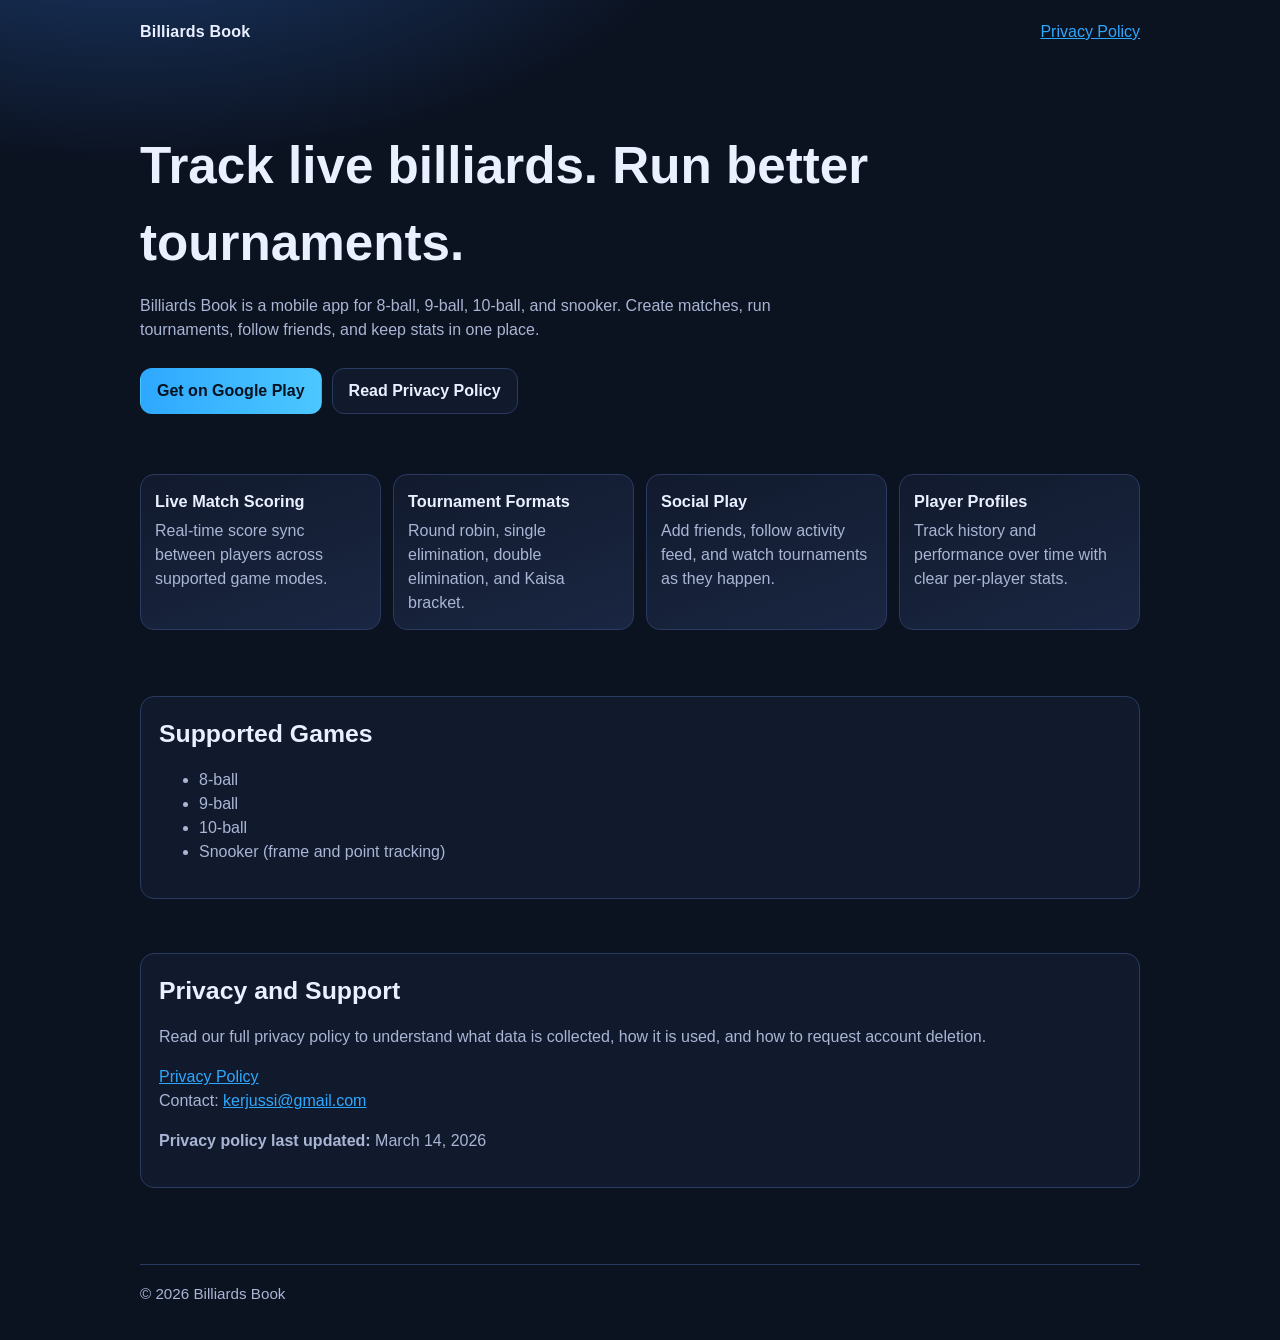
<file: index.html>
﻿<!doctype html>
<html lang="en">
  <head>
    <meta charset="UTF-8" />
    <meta name="viewport" content="width=device-width, initial-scale=1.0" />
    <title>Billiards Book</title>
    <meta name="description" content="Track pool and snooker matches, run tournaments, and follow friends live." />
    <link rel="stylesheet" href="./styles.css" />
  </head>
  <body>
    <div class="wrap">
      <header class="nav">
        <div class="brand">Billiards Book</div>
        <a href="./privacy.html">Privacy Policy</a>
      </header>

      <main>
        <section class="hero">
          <h1 class="title">Track live billiards. Run better tournaments.</h1>
          <p class="subtitle">
            Billiards Book is a mobile app for 8-ball, 9-ball, 10-ball, and snooker. Create matches,
            run tournaments, follow friends, and keep stats in one place.
          </p>
          <div class="cta">
            <a class="btn primary" href="https://play.google.com/store/apps/details?id=com.jussik.billiardsbook" target="_blank" rel="noreferrer">Get on Google Play</a>
            <a class="btn ghost" href="./privacy.html">Read Privacy Policy</a>
          </div>
        </section>

        <section class="cards">
          <article class="card">
            <h3>Live Match Scoring</h3>
            <p>Real-time score sync between players across supported game modes.</p>
          </article>
          <article class="card">
            <h3>Tournament Formats</h3>
            <p>Round robin, single elimination, double elimination, and Kaisa bracket.</p>
          </article>
          <article class="card">
            <h3>Social Play</h3>
            <p>Add friends, follow activity feed, and watch tournaments as they happen.</p>
          </article>
          <article class="card">
            <h3>Player Profiles</h3>
            <p>Track history and performance over time with clear per-player stats.</p>
          </article>
        </section>

        <section class="section">
          <div class="panel">
            <h2>Supported Games</h2>
            <ul>
              <li>8-ball</li>
              <li>9-ball</li>
              <li>10-ball</li>
              <li>Snooker (frame and point tracking)</li>
            </ul>
          </div>
        </section>

        <section class="section">
          <div class="panel">
            <h2>Privacy and Support</h2>
            <p>
              Read our full privacy policy to understand what data is collected, how it is used, and how to request account deletion.
            </p>
            <p>
              <a href="./privacy.html">Privacy Policy</a><br />
              Contact: <a href="mailto:kerjussi@gmail.com">kerjussi@gmail.com</a>
            </p>
            <p><strong>Privacy policy last updated:</strong> March 14, 2026</p>
          </div>
        </section>
      </main>

      <footer class="foot">
        <div>© <span id="year"></span> Billiards Book</div>
      </footer>
    </div>

    <script>
      document.getElementById("year").textContent = String(new Date().getFullYear());
    </script>
  </body>
</html>
</file>
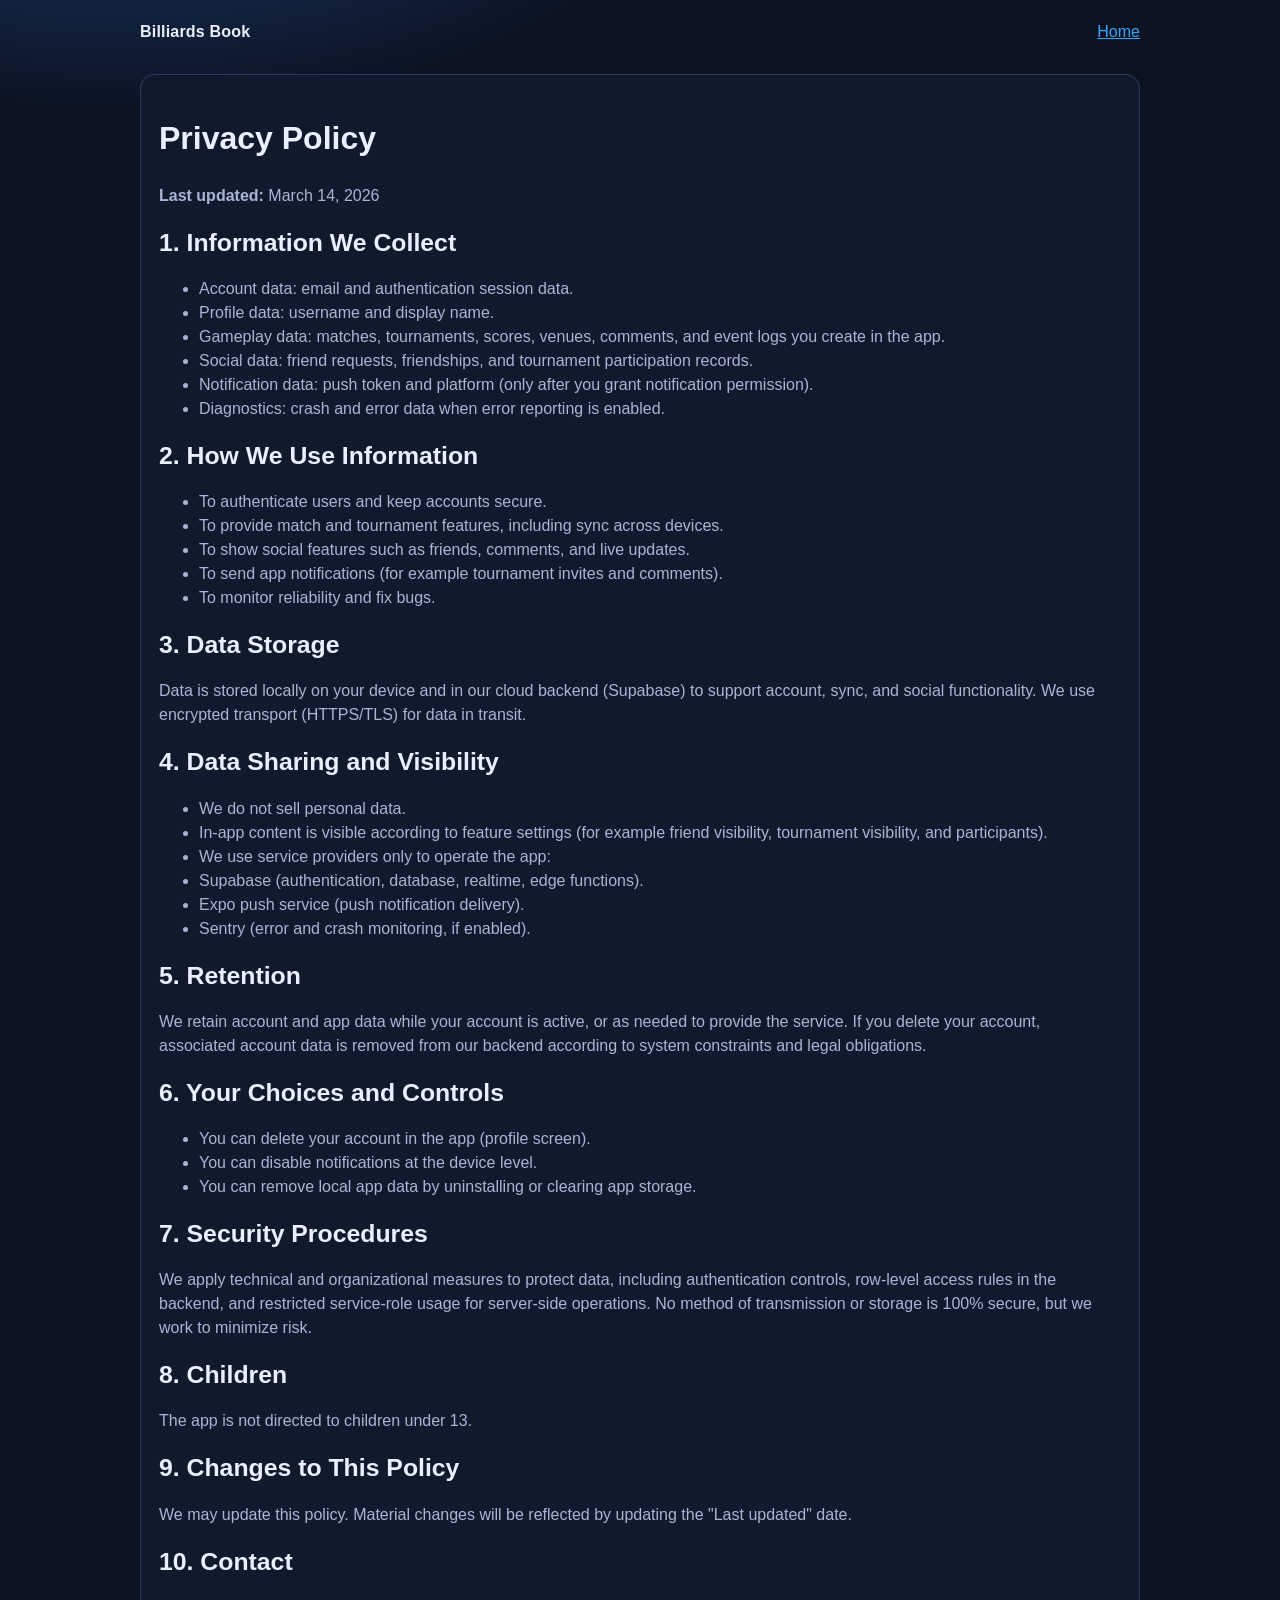
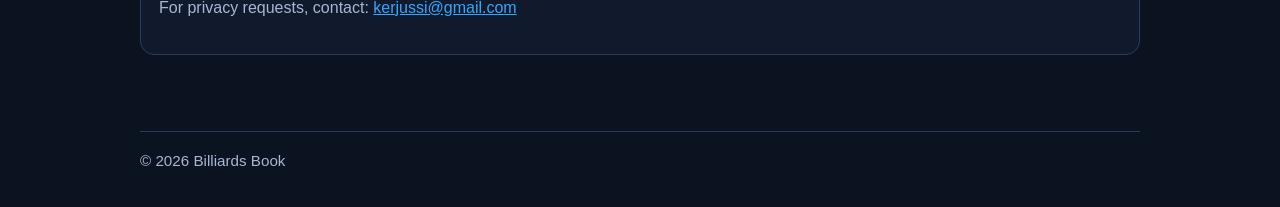
<file: privacy.html>
﻿<!doctype html>
<html lang="en">
  <head>
    <meta charset="UTF-8" />
    <meta name="viewport" content="width=device-width, initial-scale=1.0" />
    <title>Privacy Policy - Billiards Book</title>
    <link rel="stylesheet" href="./styles.css" />
  </head>
  <body>
    <div class="wrap">
      <header class="nav">
        <div class="brand">Billiards Book</div>
        <a href="./index.html">Home</a>
      </header>

      <main class="section">
        <div class="panel">
          <h1>Privacy Policy</h1>
          <p><strong>Last updated:</strong> March 14, 2026</p>

          <h2>1. Information We Collect</h2>
          <ul>
            <li>Account data: email and authentication session data.</li>
            <li>Profile data: username and display name.</li>
            <li>Gameplay data: matches, tournaments, scores, venues, comments, and event logs you create in the app.</li>
            <li>Social data: friend requests, friendships, and tournament participation records.</li>
            <li>Notification data: push token and platform (only after you grant notification permission).</li>
            <li>Diagnostics: crash and error data when error reporting is enabled.</li>
          </ul>

          <h2>2. How We Use Information</h2>
          <ul>
            <li>To authenticate users and keep accounts secure.</li>
            <li>To provide match and tournament features, including sync across devices.</li>
            <li>To show social features such as friends, comments, and live updates.</li>
            <li>To send app notifications (for example tournament invites and comments).</li>
            <li>To monitor reliability and fix bugs.</li>
          </ul>

          <h2>3. Data Storage</h2>
          <p>
            Data is stored locally on your device and in our cloud backend (Supabase) to support account, sync, and social functionality.
            We use encrypted transport (HTTPS/TLS) for data in transit.
          </p>

          <h2>4. Data Sharing and Visibility</h2>
          <ul>
            <li>We do not sell personal data.</li>
            <li>In-app content is visible according to feature settings (for example friend visibility, tournament visibility, and participants).</li>
            <li>We use service providers only to operate the app:</li>
            <li>Supabase (authentication, database, realtime, edge functions).</li>
            <li>Expo push service (push notification delivery).</li>
            <li>Sentry (error and crash monitoring, if enabled).</li>
          </ul>

          <h2>5. Retention</h2>
          <p>
            We retain account and app data while your account is active, or as needed to provide the service.
            If you delete your account, associated account data is removed from our backend according to system constraints and legal obligations.
          </p>

          <h2>6. Your Choices and Controls</h2>
          <ul>
            <li>You can delete your account in the app (profile screen).</li>
            <li>You can disable notifications at the device level.</li>
            <li>You can remove local app data by uninstalling or clearing app storage.</li>
          </ul>

          <h2>7. Security Procedures</h2>
          <p>
            We apply technical and organizational measures to protect data, including authentication controls, row-level access rules in the backend, and restricted service-role usage for server-side operations.
            No method of transmission or storage is 100% secure, but we work to minimize risk.
          </p>

          <h2>8. Children</h2>
          <p>The app is not directed to children under 13.</p>

          <h2>9. Changes to This Policy</h2>
          <p>We may update this policy. Material changes will be reflected by updating the "Last updated" date.</p>

          <h2>10. Contact</h2>
          <p>
            For privacy requests, contact: <a href="mailto:kerjussi@gmail.com">kerjussi@gmail.com</a>
          </p>
        </div>
      </main>

      <footer class="foot">
        <div>© <span id="year"></span> Billiards Book</div>
      </footer>
    </div>

    <script>
      document.getElementById("year").textContent = String(new Date().getFullYear());
    </script>
  </body>
</html>
</file>
<file: styles.css>
﻿:root {
  --bg: #0b1220;
  --surface: #111a2d;
  --surface-soft: #1a2642;
  --text: #eaf0ff;
  --muted: #a9b5d4;
  --line: #2a3a61;
  --accent: #2ea8ff;
  --accent-2: #6cf2b5;
}

* {
  box-sizing: border-box;
}

body {
  margin: 0;
  font-family: "Segoe UI", Tahoma, Geneva, Verdana, sans-serif;
  background: radial-gradient(1200px 600px at 10% -10%, #1d3e72 0%, var(--bg) 50%);
  color: var(--text);
  line-height: 1.5;
}

a {
  color: var(--accent);
}

.wrap {
  width: min(1000px, 92%);
  margin: 0 auto;
}

.nav {
  display: flex;
  justify-content: space-between;
  align-items: center;
  padding: 20px 0;
}

.brand {
  font-weight: 800;
  letter-spacing: 0.2px;
}

.hero {
  padding: 64px 0 36px;
}

.title {
  font-size: clamp(2rem, 5vw, 3.2rem);
  margin: 0 0 12px;
}

.subtitle {
  color: var(--muted);
  max-width: 720px;
  margin: 0;
}

.cta {
  margin-top: 26px;
  display: flex;
  gap: 10px;
  flex-wrap: wrap;
}

.btn {
  display: inline-block;
  border-radius: 12px;
  padding: 10px 16px;
  font-weight: 700;
  text-decoration: none;
  border: 1px solid var(--line);
}

.btn.primary {
  background: linear-gradient(90deg, var(--accent), #4cc7ff);
  color: #04111f;
  border-color: transparent;
}

.btn.ghost {
  background: var(--surface);
  color: var(--text);
}

.cards {
  display: grid;
  grid-template-columns: repeat(auto-fit, minmax(220px, 1fr));
  gap: 12px;
  padding: 24px 0 56px;
}

.card {
  background: linear-gradient(160deg, var(--surface), var(--surface-soft));
  border: 1px solid var(--line);
  border-radius: 14px;
  padding: 14px;
}

.card h3 {
  margin: 0 0 6px;
  font-size: 1.02rem;
}

.card p {
  margin: 0;
  color: var(--muted);
}

.section {
  padding: 10px 0 44px;
}

.section h2 {
  margin: 0 0 8px;
  font-size: 1.55rem;
}

.section p,
.section li {
  color: var(--muted);
}

.panel {
  background: var(--surface);
  border: 1px solid var(--line);
  border-radius: 14px;
  padding: 18px;
}

.foot {
  border-top: 1px solid var(--line);
  margin-top: 32px;
  padding: 18px 0 34px;
  color: var(--muted);
  font-size: 0.95rem;
}
</file>
